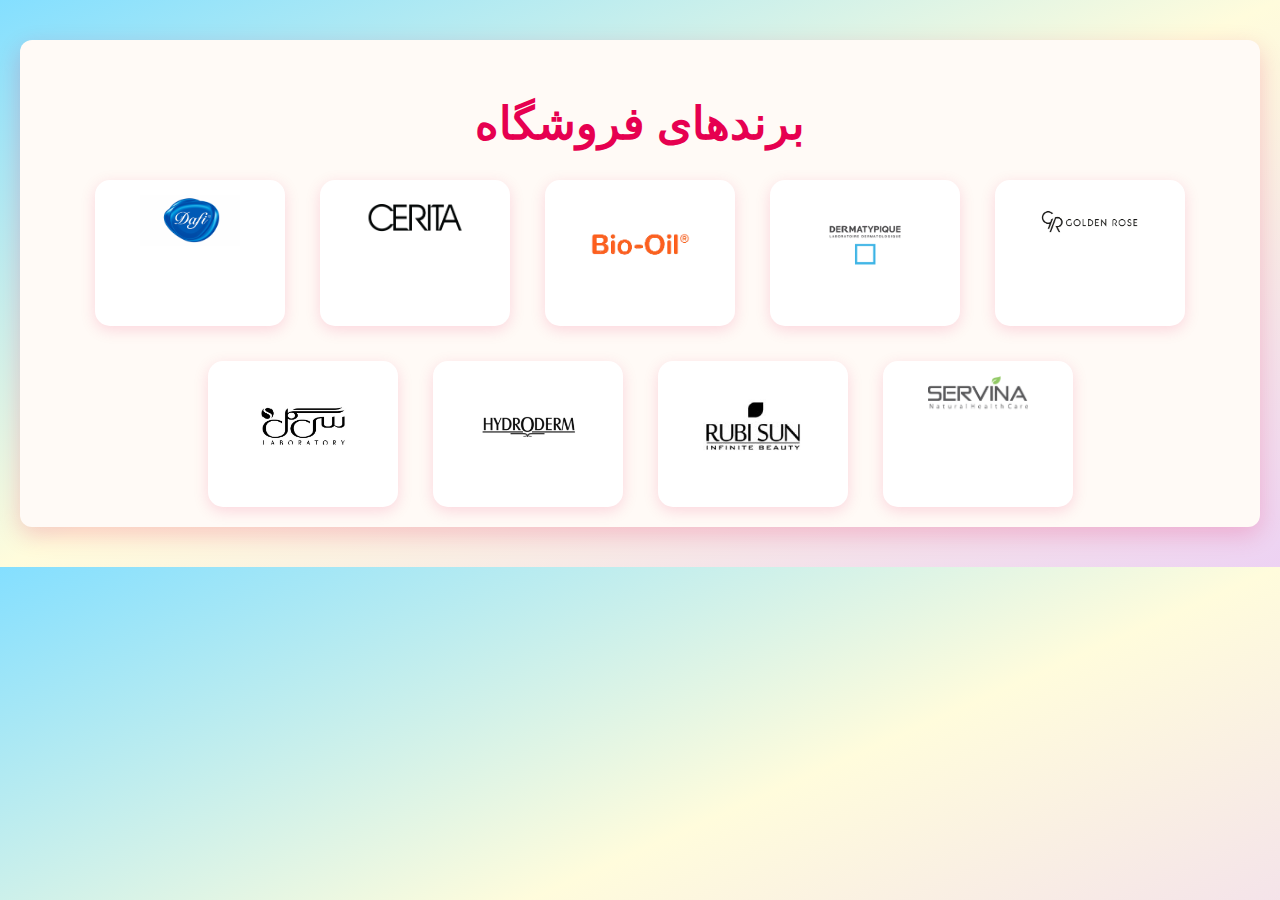
<file: brand.html>
<!DOCTYPE html>
<html lang="fa">
<head>
  <meta charset="UTF-8" />
  <meta name="viewport" content="width=device-width, initial-scale=1.0" />
  <title>برندها</title>
  <link rel="stylesheet" href="brand.css" />
</head>
<body>

  <section class="brands-section">
    <h2>برندهای فروشگاه</h2>
    <div class="brands-container">
      <!-- اینجا اسامی و لوگوها رو بذار -->
      <div class="brand-item">
        <img src="dafi.jpg" alt="برند 1" />
      </div>
      <div class="brand-item">
        <img src="cerita.png" alt="برند 2" />
      </div>
      <div class="brand-item">
        <img src="bio-oil.png" alt="برند 3" />
      </div>
      <div class="brand-item">
        <img src="dermarypique.png" alt="برند 4" />
      </div>
      <div class="brand-item">
        <img src="golden rose.png" alt="برند 5" />
      </div>
      <div class="brand-item">
        <img src="cigol.jpg" alt="برند 6" />
      </div>
      <div class="brand-item">
        <img src="hydroderm.jpg" alt="برند 7" />
      </div>
      <div class="brand-item">
        <img src="rubi sun.jpg" alt="برند 8" />
      </div>
      <div class="brand-item">
        <img src="servina.jpg" alt="برند 9" />
      </div>

    </div>
  </section>

</body>
</html>
</file>
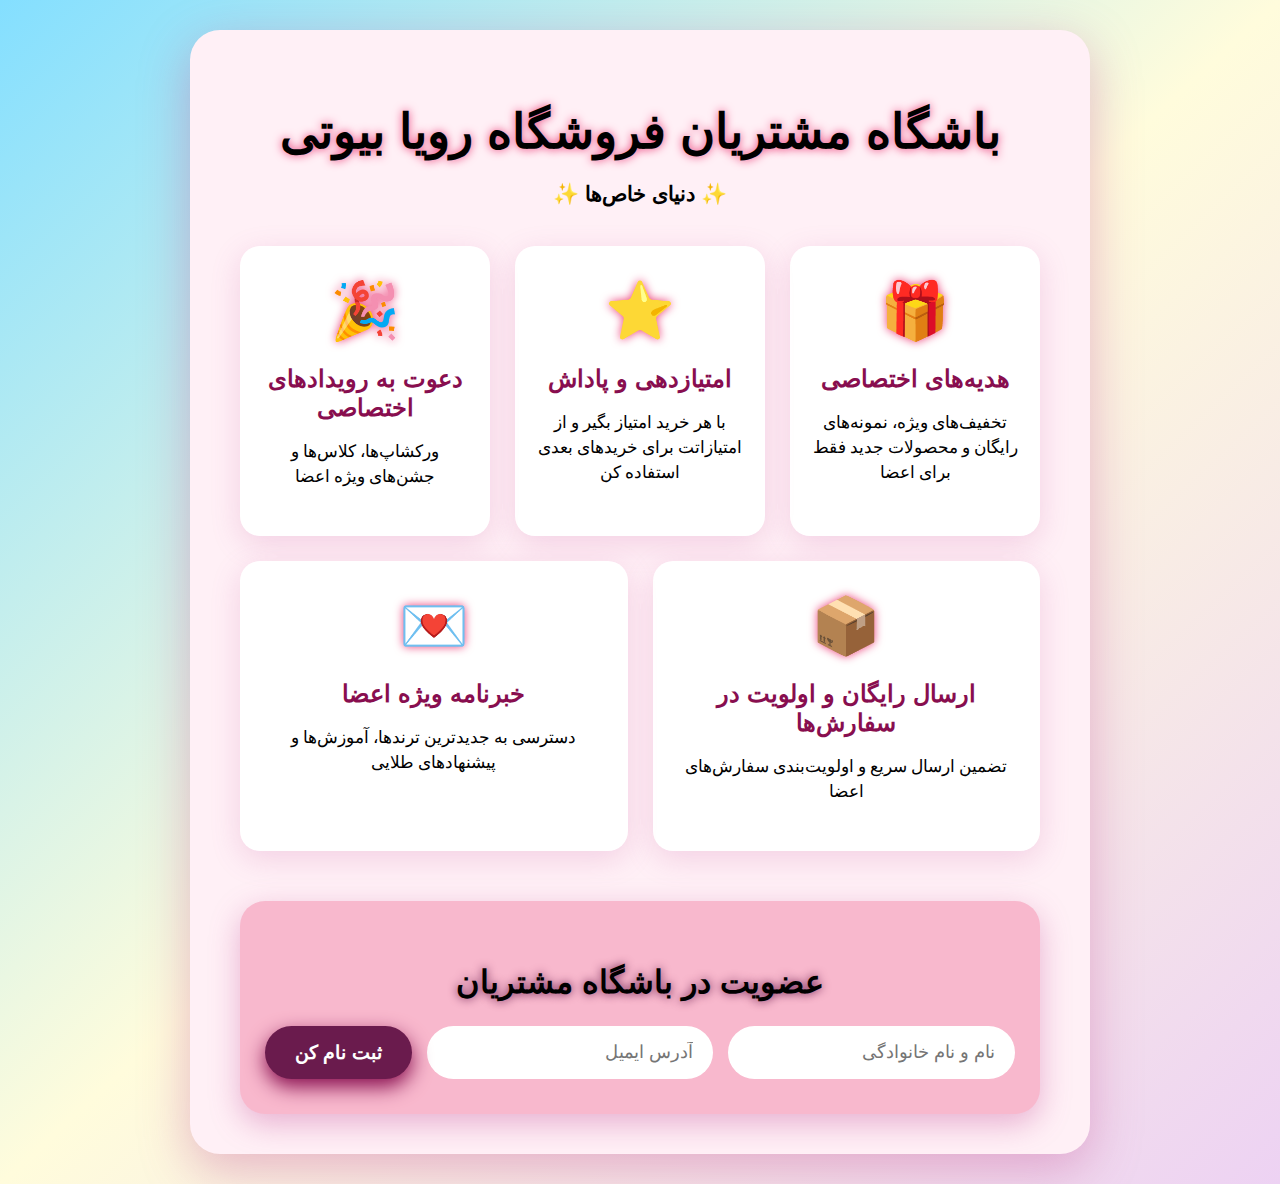
<file: Club.html>
<!DOCTYPE html>
<html lang="fa">
<head>
    <meta charset="UTF-8" />
    <title>باشگاه مشتریان | آرایشگاه من</title>
    <link rel="stylesheet" href="Club.css" />
</head>
<body>
    <div class="container">
        <header>
            <h1>باشگاه مشتریان فروشگاه رویا بیوتی</h1>
            <p>✨ دنیای خاص‌ها ✨</p>
        </header>

        <section class="benefits">
            <div class="card">
                <div class="icon">🎁</div>
                <h2>هدیه‌های اختصاصی</h2>
                <p>تخفیف‌های ویژه، نمونه‌های رایگان و محصولات جدید فقط برای اعضا</p>
            </div>
            <div class="card">
                <div class="icon">⭐️</div>
                <h2>امتیازدهی و پاداش</h2>
                <p>با هر خرید امتیاز بگیر و از امتیازاتت برای خریدهای بعدی استفاده کن</p>
            </div>
            <div class="card">
                <div class="icon">🎉</div>
                <h2>دعوت به رویدادهای اختصاصی</h2>
                <p>ورکشاپ‌ها، کلاس‌ها و جشن‌های ویژه اعضا</p>
            </div>
            <div class="card">
                <div class="icon">📦</div>
                <h2>ارسال رایگان و اولویت در سفارش‌ها</h2>
                <p>تضمین ارسال سریع و اولویت‌بندی سفارش‌های اعضا</p>
            </div>
            <div class="card">
                <div class="icon">💌</div>
                <h2>خبرنامه ویژه اعضا</h2>
                <p>دسترسی به جدیدترین ترندها، آموزش‌ها و پیشنهادهای طلایی</p>
            </div>
        </section>

        <section class="join-section">
            <h2>عضویت در باشگاه مشتریان</h2>
            <form id="joinForm">
                <input type="text" id="name" placeholder="نام و نام خانوادگی" required />
                <input type="email" id="email" placeholder="آدرس ایمیل" required />
                <button type="submit">ثبت نام کن</button>
            </form>
            <p id="successMsg" class="hidden">🎉 تبریک! شما به باشگاه مشتریان ما پیوستید.</p>
        </section>
    </div>

    <script src="Club.js"></script>
</body>
</html>
</file>
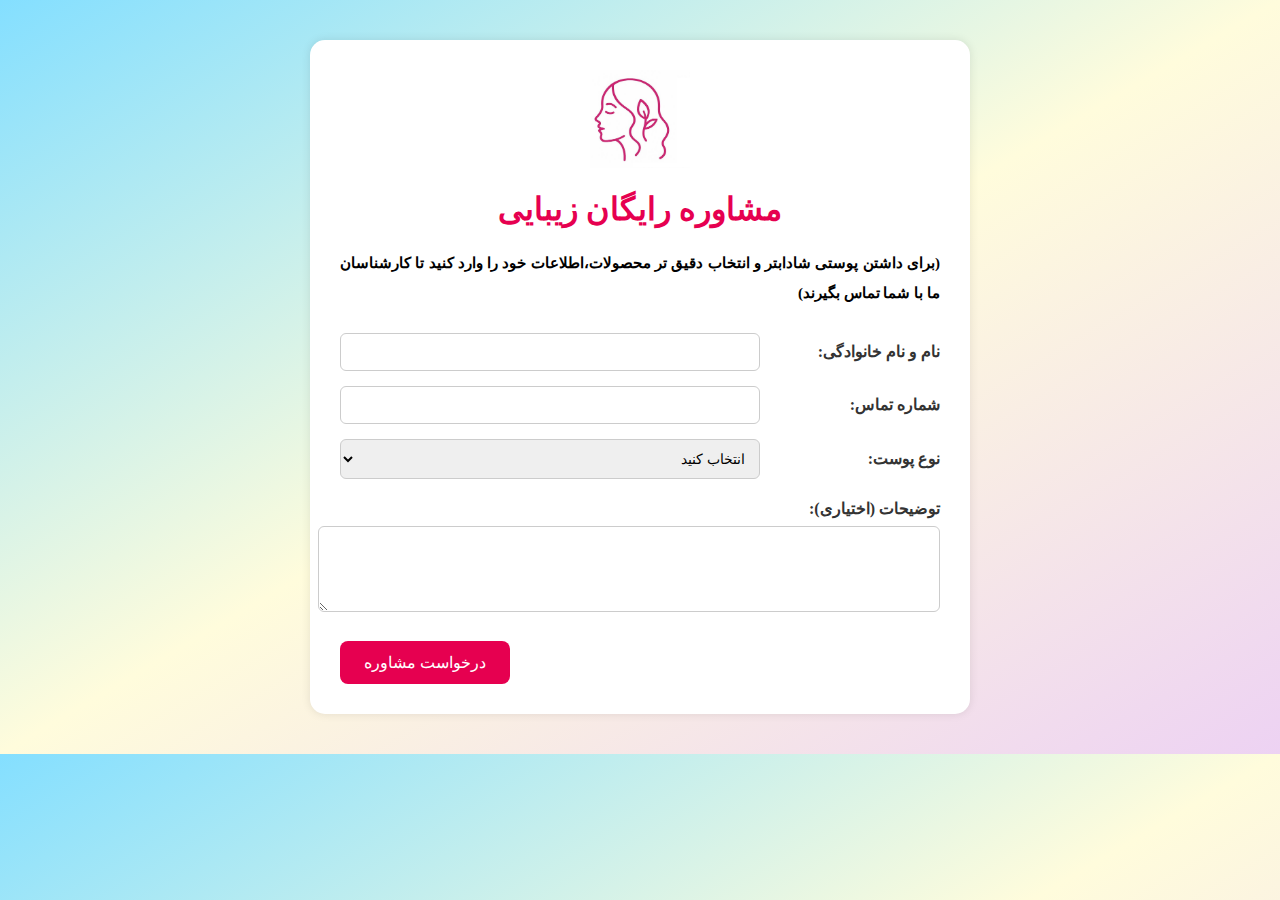
<file: cunsulting.html>
<!DOCTYPE html>
<html lang="fa">
<head>
    <meta charset="UTF-8">
    <title>مشاوره رایگان / ROYA BEAUTY</title>
    <link href="https://cdn.fontcdn.ir/Font/Persian/Vazir/Vazir.css" rel="stylesheet">
    <link rel="stylesheet" href="cunsulting.css">
</head>
<body>
    <div class="consulting-container">
        <img src="photo_2025-07-02_16-56-26.jpg" alt="آیکون مشاوره" class="consulting-icon">
        <h1>مشاوره رایگان زیبایی</h1>
        <p class="intro-text">(برای داشتن پوستی شادابتر و انتخاب دقیق تر محصولات،اطلاعات خود را وارد کنید تا کارشناسان ما با شما تماس بگیرند)
        </p>
        
 <form class="consulting-form">
    <div class="form-row">
<label for="name">نام و نام خانوادگی:</label>
<input type="text"  id="name" name="name" required>
</div>

<div class="form-row">
    <label for="phone">شماره تماس:</label>
    <input type="tel"  id="phone" name="phone" required>
    </div>

<div class="form-row">
    <label for="skin-type">نوع پوست:</label>
      <select id="skin-type" name="skin-type">
        <option value="">انتخاب کنید</option>
        <option value="خشک">خشک</option>
        <option value="چرب">چرب</option>
        <option value="مختلط">مختلط</option>
        <option value="نرمال">نرمال</option>
        <option value="حساس">حساس</option>
      </select>
</div>

<div class="form-row-full">
    <label for="message">توضیحات (اختیاری):</label>
    <textarea name="message" id="message"  rows="4"></textarea>
    </div>

    <button type="submit" class="submit-button">درخواست مشاوره</button>
</form>
    </div>

    <script src="cunsulting.js"></script>
</body>
</html>
</file>
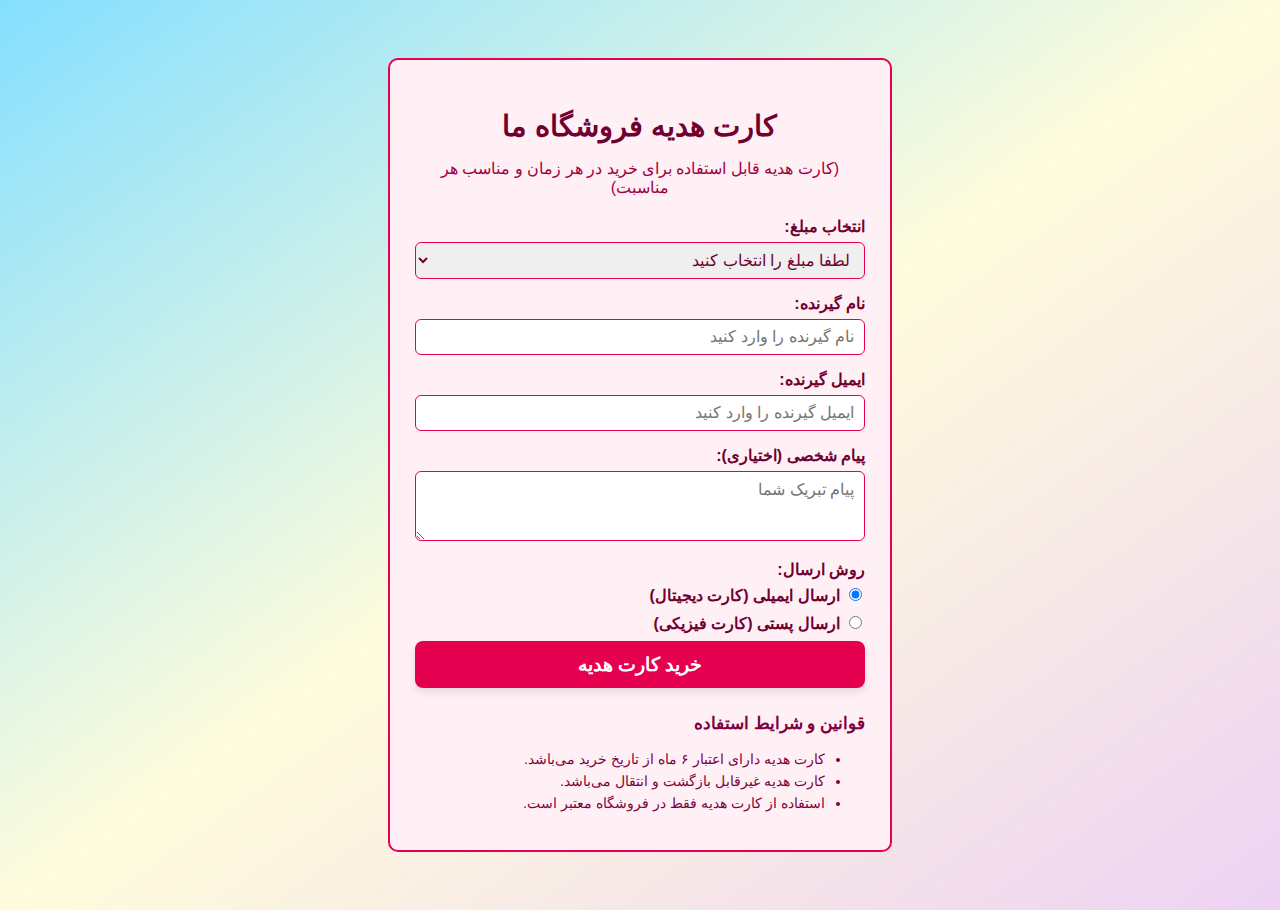
<file: Gift-card.html>
<!DOCTYPE html>
<html lang="fa">
<head>
    <meta charset="UTF-8">
    <title>کارت هدیه</title>
    <link rel="stylesheet" href="Gift-card.css" />
</head>
<body>
    <section class="gift-card">
  <h2>کارت هدیه فروشگاه ما</h2>
  <p>(کارت هدیه قابل استفاده برای خرید در هر زمان و مناسب هر مناسبت)</p>

  <form id="giftCardForm">
    
    <label for="amount">انتخاب مبلغ:</label>
    <select id="amount" name="amount" required>
      <option value="" disabled selected>لطفا مبلغ را انتخاب کنید</option>
      <option value="50000">۵۰,۰۰۰ تومان</option>
      <option value="100000">۱۰۰,۰۰۰ تومان</option>
      <option value="200000">۲۰۰,۰۰۰ تومان</option>
      <option value="custom">مبلغ دلخواه</option>
    </select>

    <input type="number" id="customAmount" name="customAmount" placeholder="مبلغ دلخواه را وارد کنید" min="10000" step="1000" style="display:none;" />


    <label for="recipient-name">نام گیرنده:</label>
    <input type="text" id="recipient-name" name="recipient-name" placeholder="نام گیرنده را وارد کنید" required />


    <label for="recipient-email">ایمیل گیرنده:</label>
    <input type="email" id="recipient-email" name="recipient-email" placeholder="ایمیل گیرنده را وارد کنید" required />


    <label for="message">پیام شخصی (اختیاری):</label>
    <textarea id="message" name="message" placeholder="پیام تبریک شما"></textarea>


    <label>روش ارسال:</label>
    <div class="delivery-methods">
      <label><input type="radio" name="delivery" value="email" checked /> ارسال ایمیلی (کارت دیجیتال)</label>
      <label><input type="radio" name="delivery" value="postal" /> ارسال پستی (کارت فیزیکی)</label>
    </div>

    
    <button type="submit">خرید کارت هدیه</button>
  </form>

  
  <div class="terms">
    <h3>قوانین و شرایط استفاده</h3>
    <ul>
      <li>کارت هدیه دارای اعتبار ۶ ماه از تاریخ خرید می‌باشد.</li>
      <li>کارت هدیه غیرقابل بازگشت و انتقال می‌باشد.</li>
      <li>استفاده از کارت هدیه فقط در فروشگاه معتبر است.</li>
    </ul>
  </div>
</section>

     <script src="Gift-card.js"></script>
</body>
</html>
</file>
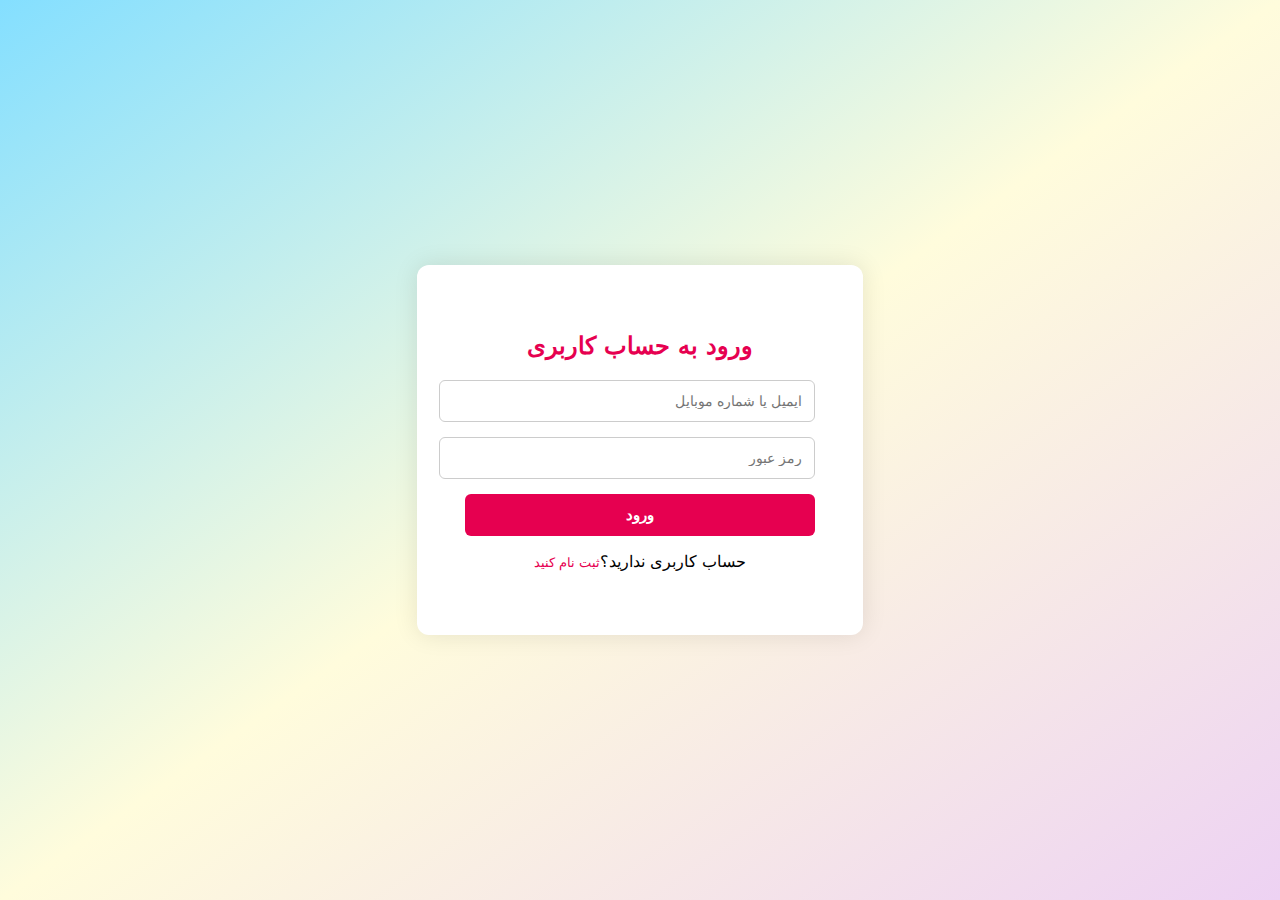
<file: login.html>
<!DOCTYPE html>
<html lang="fa">
<head>
    <meta charset="UTF-8">
    <title>ورود به رویا بیوتی</title>
    <link rel="stylesheet" href="auth-link.css">
</head>
<body class="auth-body">
    <div class="auth-box">
        <h2>ورود به حساب کاربری</h2>
        <form>
            <input type="text" placeholder="ایمیل یا شماره موبایل" required>
            <input type="password" placeholder="رمز عبور" required>
            <button type="submit">ورود</button>
        </form>
        <p>حساب کاربری ندارید؟<a href="register.html">ثبت نام کنید</a></p>
    </div>
    
</body>
</html>
</file>
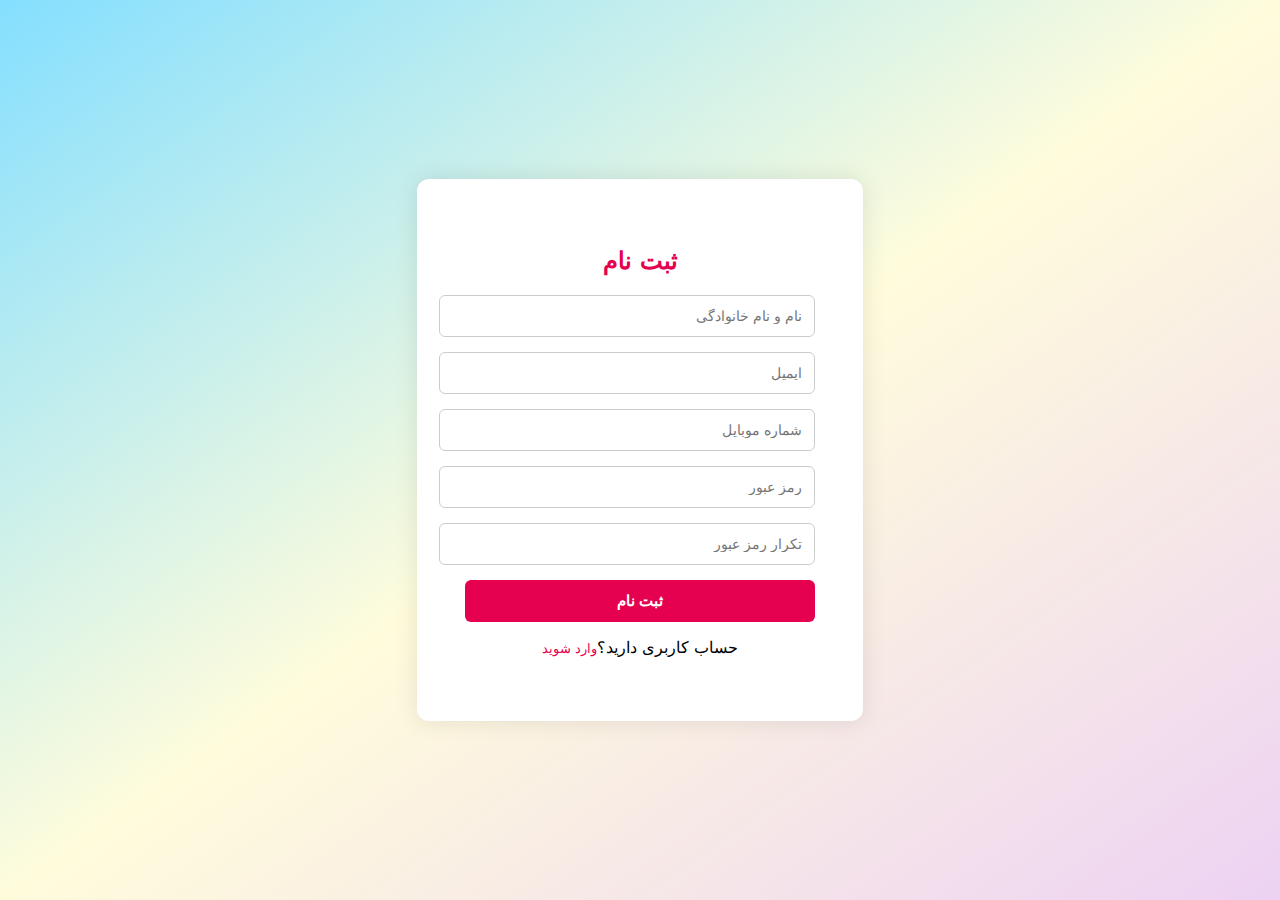
<file: register.html>
<!DOCTYPE html>
<html lang="fa">
<head>
    <meta charset="UTF-8">
    <title>ثبت نام در رویا بیوتی</title>
    <link rel="stylesheet" href="auth-link.css">
</head>
<body class="auth-body">
    <div class="auth-box">
        <h2>ثبت نام</h2>
        <form>
            <input type="text" placeholder="نام و نام خانوادگی" required>
            <input type="email" placeholder="ایمیل" required>
            <input type="text" placeholder="شماره موبایل" required>
            <input type="password" placeholder="رمز عبور" required>
            <input type="password" placeholder="تکرار رمز عبور" required>
            <button type="submit">ثبت نام</button>
    </form>
    <p>حساب کاربری دارید؟<a href="login.html">وارد شوید</a></p>
</body>
</html>
</file>
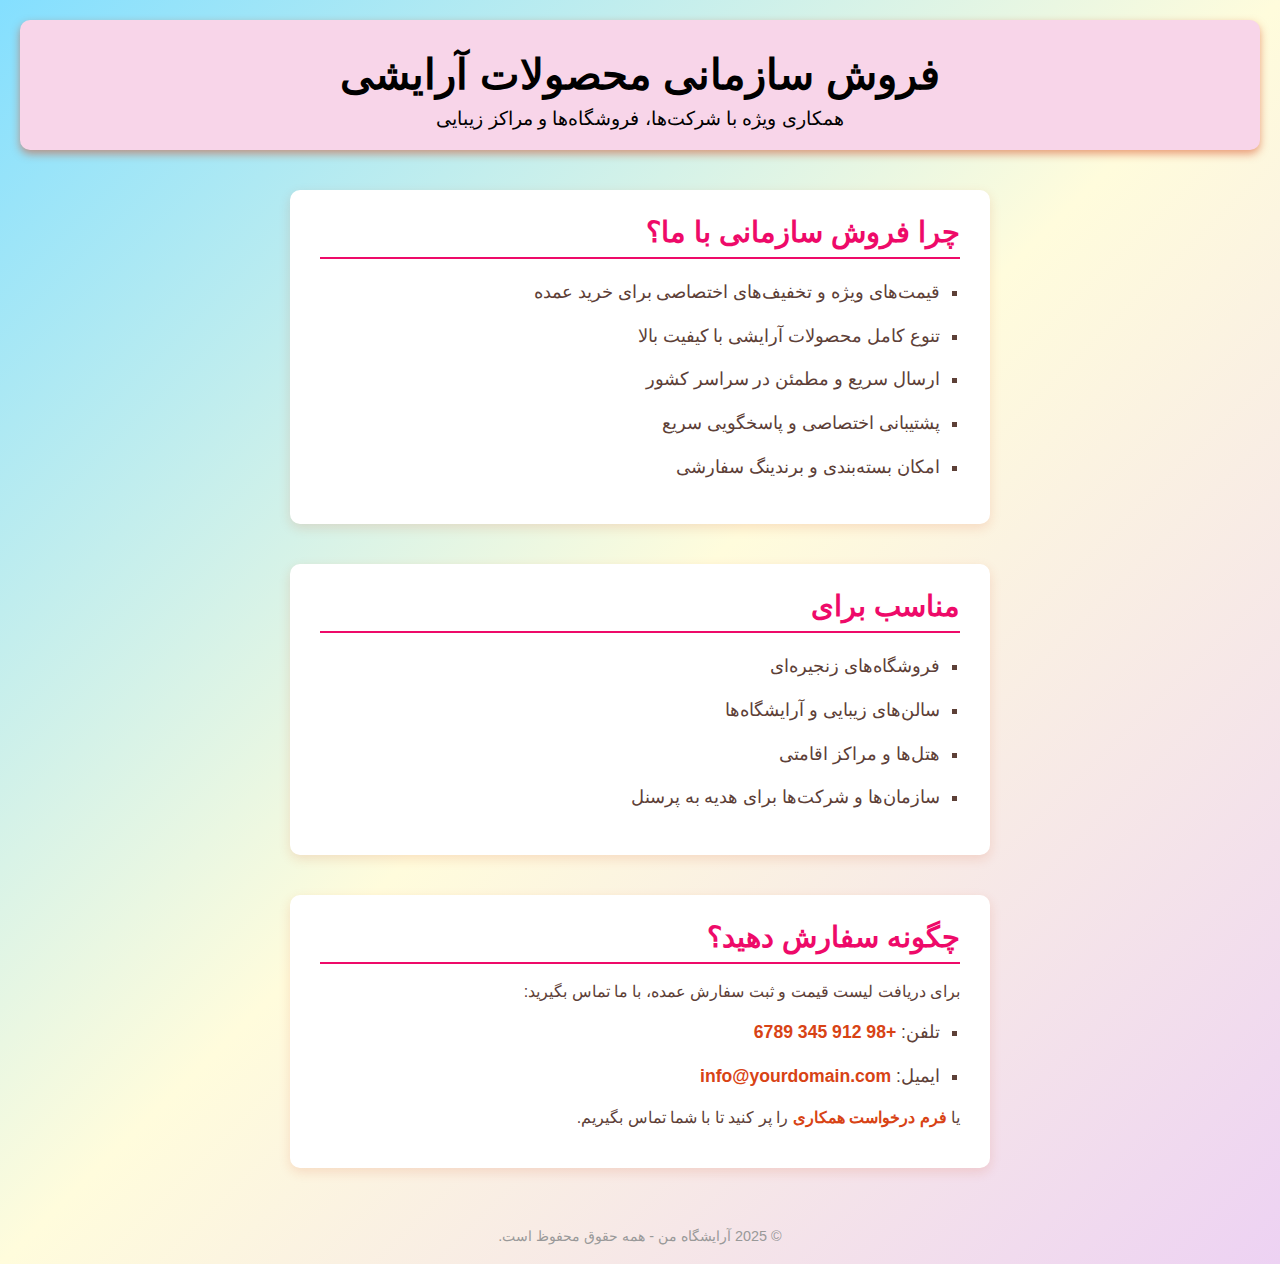
<file: Sales.html>
<!DOCTYPE html>
<html lang="fa">
<head>
    <meta charset="UTF-8" />
    <meta name="viewport" content="width=device-width, initial-scale=1" />
    <title>فروش سازمانی - آرایشگاه من</title>
    <link rel="stylesheet" href="Sales.css" />
</head>
<body>
    <header>
        <h1>فروش سازمانی محصولات آرایشی</h1>
        <p>همکاری ویژه با شرکت‌ها، فروشگاه‌ها و مراکز زیبایی</p>
    </header>

    <main>
        <section class="benefits">
            <h2>چرا فروش سازمانی با ما؟</h2>
            <ul>
                <li>قیمت‌های ویژه و تخفیف‌های اختصاصی برای خرید عمده</li>
                <li>تنوع کامل محصولات آرایشی با کیفیت بالا</li>
                <li>ارسال سریع و مطمئن در سراسر کشور</li>
                <li>پشتیبانی اختصاصی و پاسخگویی سریع</li>
                <li>امکان بسته‌بندی و برندینگ سفارشی</li>
            </ul>
        </section>

        <section class="target-audience">
            <h2>مناسب برای</h2>
            <ul>
                <li>فروشگاه‌های زنجیره‌ای</li>
                <li>سالن‌های زیبایی و آرایشگاه‌ها</li>
                <li>هتل‌ها و مراکز اقامتی</li>
                <li>سازمان‌ها و شرکت‌ها برای هدیه به پرسنل</li>
            </ul>
        </section>

        <section class="contact-us">
            <h2>چگونه سفارش دهید؟</h2>
            <p>برای دریافت لیست قیمت و ثبت سفارش عمده، با ما تماس بگیرید:</p>
            <ul>
                <li>تلفن: <a href="tel:+989123456789">+98 912 345 6789</a></li>
                <li>ایمیل: <a href="mailto:info@yourdomain.com">info@yourdomain.com</a></li>
            </ul>
            <p>یا <a href="contact.html">فرم درخواست همکاری</a> را پر کنید تا با شما تماس بگیریم.</p>
        </section>
    </main>

    <footer>
        &copy; 2025 آرایشگاه من - همه حقوق محفوظ است.
    </footer>
</body>
</html>
</file>
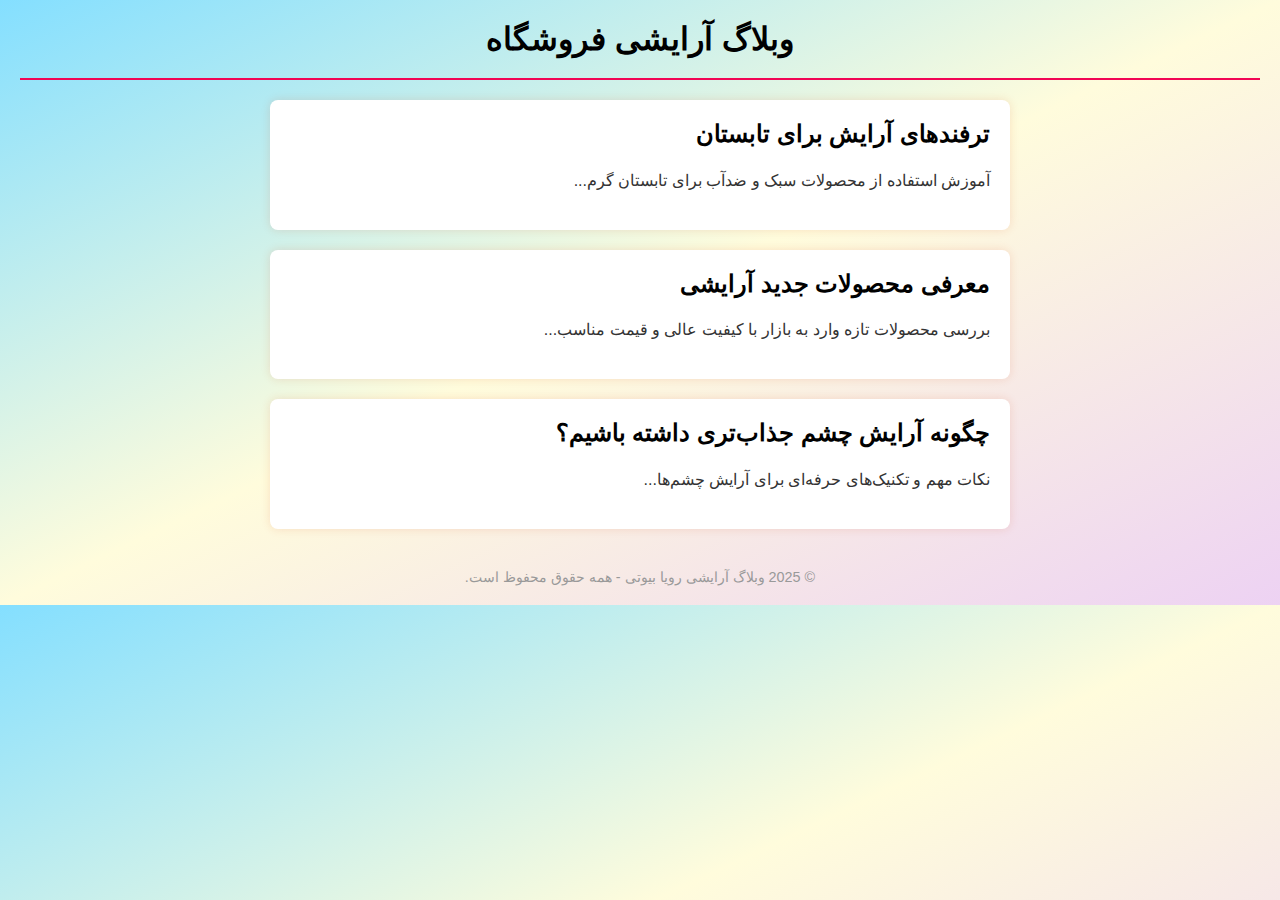
<file: veblog.html>
<!DOCTYPE html>
<html lang="fa">
<head>
    <meta charset="UTF-8">
    <title>وبلاگ</title>
    <link rel="stylesheet" href="veblog.css">
</head>
<body>
       <header>
        <h1>وبلاگ آرایشی فروشگاه</h1>
    </header>

    <main>
        <section class="blog-post animate-on-scroll">
            <h2>ترفندهای آرایش برای تابستان</h2>
            <p>آموزش استفاده از محصولات سبک و ضدآب برای تابستان گرم...</p>
        </section>

        <section class="blog-post animate-on-scroll">
            <h2>معرفی محصولات جدید آرایشی</h2>
            <p>بررسی محصولات تازه وارد به بازار با کیفیت عالی و قیمت مناسب...</p>
        </section>

        <section class="blog-post animate-on-scroll">
            <h2>چگونه آرایش چشم جذاب‌تری داشته باشیم؟</h2>
            <p>نکات مهم و تکنیک‌های حرفه‌ای برای آرایش چشم‌ها...</p>
        </section>
    </main>

    <footer>
        &copy; 2025 وبلاگ آرایشی رویا بیوتی  - همه حقوق محفوظ است.
    </footer>

     <script src="veblog.js"></script>
</body>
</html>
</file>
<file: brand.css>
body {
   background: linear-gradient(to top left, #edd2f3, #fffcdc, #84dfff);
}

/* استایل کل بخش برندها */
.brands-section {
    font-family: 'vazir' tahoma, sans-serif;
  max-width: 1200px;
  margin: 40px auto;
  padding: 20px;
  background:  #fffaf6;
  border-radius: 12px;
  box-shadow: 0 8px 24px rgba(230, 0, 80, 0.2);
  font-family: 'Vazir', Tahoma, sans-serif;
  text-align: center;
}

.brands-section h2 {
  font-size: 2.8rem;
  color: #e60050;
  margin-bottom: 30px;
  letter-spacing: 1.2px;
  font-weight: 900;
}

.brands-container {
  display: flex;
  justify-content: center;
  gap: 35px;
  flex-wrap: wrap;
}

.brand-item {
  background: #ffffff;
  border-radius: 15px;
  box-shadow: 0 4px 15px rgba(230, 0, 80, 0.15);
  padding: 15px 20px;
  width: 150px;
  transition: transform 0.3s ease, box-shadow 0.3s ease;
  cursor: pointer;
}

.brand-item img {
  width: 100px;
  height: auto;
  margin-bottom: 12px;
  transition: transform 0.3s ease;
}

/* اینجا اسم برند خوش‌خط و با رنگ #e60050 */
.brand-item p {
  font-family: 'Vazir', Tahoma, sans-serif;
  color: #e60050;
  font-weight: 700;
  font-size: 1.2rem;
  letter-spacing: 1.3px;
  text-shadow: 0 1px 2px rgba(230, 0, 80, 0.5);
  margin: 0;
  user-select: none;
}

/* افکت هاور جذاب */
.brand-item:hover {
  transform: translateY(-10px) scale(1.05);
  box-shadow: 0 12px 30px rgba(230, 0, 80, 0.4);
}

.brand-item:hover img {
  transform: rotate(-5deg) scale(1.1);
}
</file>
<file: Club.css>
@import url('https://fonts.googleapis.com/css2?family=Montserrat:wght@400;700&display=swap');

* {
    box-sizing: border-box;
}

body {
    margin: 0;
    font-family: 'Montserrat', sans-serif;
    background: linear-gradient(to top left, #edd2f3, #fffcdc, #84dfff);
    color: #3e2c41;
    direction: rtl;
    min-height: 100vh;
    display: flex;
    justify-content: center;
    align-items: center;
    padding: 30px;
}

.container {
    max-width: 900px;
    background: #fff0f6;
    border-radius: 30px;
    box-shadow: 0 15px 50px rgba(197, 82, 155, 0.4);
    padding: 40px 50px;
    text-align: center;
    position: relative;
    overflow: hidden;
}

header h1 {
    font-size: 3rem;
    font-weight: 900;
    letter-spacing: 4px;
    margin-bottom: 5px;
    color: #000000;
    text-shadow: 0 0 10px #ec407a;
}

header p {
    font-size: 1.3rem;
    font-weight: 600;
    color: #000000;
    margin-bottom: 40px;
}

.benefits {
    display: flex;
    gap: 25px;
    flex-wrap: wrap;
    justify-content: center;
    margin-bottom: 50px;
}

.card {
    background: #fff;
    flex: 1 1 250px;
    border-radius: 20px;
    padding: 30px 20px;
    box-shadow: 0 8px 30px rgba(197, 82, 155, 0.2);
    transition: transform 0.35s ease, box-shadow 0.35s ease;
    cursor: pointer;
    position: relative;
    overflow: hidden;
}

.card:hover {
    transform: translateY(-15px) rotate(-2deg);
    box-shadow: 0 20px 45px rgba(197, 82, 155, 0.5);
}

.icon {
    font-size: 3.5rem;
    margin-bottom: 20px;
    color: #ad1457;
    filter: drop-shadow(0 0 5px #ec407a);
}

.card h2 {
    margin: 0 0 15px;
    font-weight: 700;
    font-size: 1.5rem;
    color: #880e4f;
}

.card p {
    font-size: 1.05rem;
    color: #000000;
    line-height: 1.5;
}

.join-section {
    background: #f8b8cd;
    border-radius: 25px;
    padding: 35px 25px;
    box-shadow: 0 10px 30px rgba(197, 82, 155, 0.4);
}

.join-section h2 {
    color: rgb(0, 0, 0);
    font-size: 2rem;
    margin-bottom: 25px;
    font-weight: 700;
    text-shadow: 0 0 10px #6a1b4d;
}

form {
    display: flex;
    gap: 15px;
    flex-wrap: wrap;
    justify-content: center;
}

form input {
    flex: 1 1 200px;
    padding: 15px 20px;
    border-radius: 40px;
    border: none;
    font-size: 1.1rem;
    outline: none;
    transition: box-shadow 0.3s ease;
}

form input:focus {
    box-shadow: 0 0 15px #ad1457;
}

form button {
    background: #6a1b4d;
    border: none;
    border-radius: 40px;
    color: white;
    font-weight: 700;
    font-size: 1.2rem;
    padding: 15px 30px;
    cursor: pointer;
    box-shadow: 0 8px 20px #880e4f;
    transition: background 0.3s ease, transform 0.2s ease;
}

form button:hover {
    background: #880e4f;
    transform: scale(1.05);
}

.hidden {
    display: none;
    margin-top: 20px;
    color: #4caf50;
    font-weight: 700;
    font-size: 1.2rem;
    text-shadow: 0 0 10px #43a047;
}

/* ریسپانسیو */
@media (max-width: 720px) {
    .benefits {
        flex-direction: column;
        gap: 20px;
    }
}
</file>
<file: cunsulting.css>
body {
  direction: rtl;
  font-family: 'sans-serif';
  background: linear-gradient(to top left, #edd2f3, #fffcdc, #84dfff);
  margin: 0;
  padding: 0;
}
.intro-text {
@font-face 
  font-family: 'MyFontName';
  src: url('fonts/Vazirmatn-Thin.woff2') format('woff');
  font-size: 15px;
  line-height: 2;
  white-space: normal;
  text-align: justify;
  margin: 0 0 20px 0;
  margin-bottom: 25px;
  font-weight: 600;
}

.consulting-container {
  max-width: 600px;
  margin: 40px auto;
  background-color: #ffffff;
  padding: 30px;
  border-radius: 15px;
  box-shadow: 0 0 10px rgba(0,0,0,0.1);
}

.consulting-container h1 {
  text-align: center;
  color: #e60050;
  margin-bottom: 20px;
}

.consulting-icon {
  display: block;
  margin: 0 auto 20px;
  width: 100px;
}

/* استایل ردیف‌های لیبل و اینپوت */
.form-row {
  display: flex;
  align-items: center;
  justify-content: space-between;
  margin-bottom: 15px;
}

.form-row label {
  flex: 0 0 30%;
  font-weight: bold;
  color: #333;
}

.form-row input,
.form-row select {
  flex: 1;
  padding: 10px;
  border-radius: 6px;
  border: 1px solid #ccc;
  font-size: 14px;
}

/* توضیحات — تمام عرض */
.form-row-full {
  margin-top: 20px;
}

.form-row-full label {
  display: block;
  font-weight: bold;
  margin-bottom: 8px;
  color: #333;
}

.form-row-full textarea {
  width: 100%;
  padding: 10px;
  border-radius: 6px;
  border: 1px solid #ccc;
  font-size: 14px;
}

/* دکمه سمت چپ پایین */
.submit-button {
  background-color: #e60050;
  color: white;
  padding: 12px 24px;
  font-size: 16px;
  border: none;
  border-radius: 8px;
  margin-top: 25px;
  display: block;
  margin-right: auto;
  transition: 0.3s;
  cursor: pointer;
}

.submit-button:hover {
  background-color: #c50045;
}
</file>
<file: Gift-card.css>
body {
  direction: rtl;
  text-align: right;
  background: linear-gradient(to top left, #edd2f3, #fffcdc, #84dfff);
  padding: 20px;
  border-radius: 15px;;
}
.gift-card {
  max-width: 450px;
  margin: 30px auto;
  padding: 25px;
  border: 2px solid #e60050;
  border-radius: 10px;
  font-family: 'Vazirmatn', Tahoma, sans-serif;
  background: #fff0f5;
  color: #700030;
}

.gift-card h2 {
  text-align: center;
  margin-bottom: 15px;
  font-weight: 900;
  font-size: 1.8rem;
}

.gift-card p {
  text-align: center;
  margin-bottom: 20px;
  font-size: 1rem;
  color: #a0003f;
}

.gift-card label {
  display: block;
  margin-bottom: 6px;
  font-weight: 700;
}

.gift-card select,
.gift-card input[type="text"],
.gift-card input[type="email"],
.gift-card input[type="number"],
.gift-card textarea {
  width: 100%;
  max-width: 100%;
  padding: 8px 10px;
  margin-bottom: 15px;
  border: 1.8px solid #e60050;
  border-radius: 6px;
  font-size: 1rem;
  font-family: inherit;
  color: #700030;
  box-sizing: border-box;
}

.gift-card textarea {
  resize: vertical;
  min-height: 70px;
}

.delivery-methods label {
  display: block;
  margin-bottom: 8px;
  font-weight: 600;
  cursor: pointer;
}

.gift-card button {
  width: 100%;
  padding: 12px 0;
  background-color: #e60050;
  color: white;
  font-size: 1.2rem;
  font-weight: 900;
  border: none;
  border-radius: 8px;
  cursor: pointer;
  transition: all 0.3s ease;
  box-shadow: 0 4px 8px rgba(0, 0, 0, 0.1);
}

.gift-card button:hover {
  background-color: #c70045;
  transform: scale(1.05);
  box-shadow: 0 6px 16px rgba(0, 0, 0, 0.2);
}

.terms {
  margin-top: 25px;
  font-size: 0.9rem;
  color: #800040;
}

.terms ul {
  padding-left: 18px;
}

.terms li {
  margin-bottom: 6px;
}
</file>
<file: auth-link.css>
@font-face {
    font-family: 'MyFontName';
    src: url('fonts/VELISTA.woff') format('woff');
}

.auth-body {
    background: linear-gradient(to top left, #edd2f3, #fffcdc, #84dfff);
    font-family: 'MyFontName', sans-serif;
    display: flex;
    justify-content: center;
    align-items: center;
    height: 100vh;
    direction: rtl;
    margin: 0;
}

.auth-box {
    background-color: white;
    padding: 48px;
    border-radius: 12px;
    box-shadow: 0 0 25px rgb(0,0,0,0.1);
    width: 350px;
    text-align: center;
}

.auth-box h2 {
    color: #e60050;
    margin-bottom: 20px;
}

.auth-box input {
    width: 100%;
    padding: 12px;
    margin-bottom: 15px;
    border: 1px solid #ccc;
    border-radius: 6px;
    font-size: 14px;
}

.auth-box button {
    background-color: #e60050;
    color: white;
    border: none;
    padding: 12px;
    width: 100%;
    border-radius: 6px;
    font-size: 15px;
    cursor: pointer;
    font-weight: bold;
}

.auth-box a {
    color: #e60050;
    text-decoration: none;
    font-size: 13px;
}
</file>
<file: Sales.css>
body {
    font-family: 'Tahoma', sans-serif;
    background: linear-gradient(to top left, #edd2f3, #fffcdc, #84dfff);
    color: #5d4037;
    direction: rtl;
    margin: 0;
    padding: 20px;
}

header {
    text-align: center;
    padding: 30px 20px 20px;
    background: #f8d5e9;
    color: rgb(0, 0, 0);
    box-shadow: 0 4px 8px rgba(216, 67, 21, 0.5);
    border-radius: 10px;
    margin-bottom: 40px;
}

header h1 {
    margin: 0;
    font-size: 2.6rem;
    font-weight: bold;
}

header p {
    margin: 8px 0 0;
    font-size: 1.2rem;
    font-weight: 500;
}

main {
    max-width: 700px;
    margin: 0 auto;
}

section {
    margin-bottom: 40px;
    background: white;
    border-radius: 10px;
    padding: 25px 30px;
    box-shadow: 0 4px 12px rgba(216, 67, 21, 0.15);
}

h2 {
    color: #ee0a69;
    margin-top: 0;
    font-size: 1.8rem;
    border-bottom: 2px solid #ee0a69;
    padding-bottom: 8px;
    margin-bottom: 18px;
}

ul {
    list-style-type: square;
    padding-right: 20px;
    line-height: 1.8;
}

ul li {
    margin-bottom: 12px;
    font-size: 1.1rem;
}

a {
    color: #d84315;
    text-decoration: none;
    font-weight: bold;
}

a:hover {
    text-decoration: underline;
}

footer {
    text-align: center;
    margin-top: 60px;
    color: #999;
    font-size: 0.9rem;
}
</file>
<file: veblog.css>
body {
    font-family: 'Tahoma', sans-serif;
    background: linear-gradient(to top left, #edd2f3, #fffcdc, #84dfff);
    color: #333;
    margin: 0;
    padding: 20px;
    direction: rtl;
}
header {
    text-align: center;
    padding-bottom: 20px;
    border-bottom: 2px solid #f10554;
}
header h1 {
    margin: 0;
    color: #000000;
}
.blog-post {
    background: #fff;
    box-shadow: 0 0 10px rgba(216, 67, 21, 0.15);
    border-radius: 8px;
    margin: 20px auto;
    max-width: 700px;
    padding: 20px;
    transition: box-shadow 0.3s ease;
}
.blog-post:hover {
    box-shadow: 0 0 15px rgba(216, 67, 21, 0.4);
}
.blog-post h2 {
    margin-top: 0;
    color: #000000;
}
.blog-post p {
    line-height: 1.6;
}
footer {
    text-align: center;
    margin-top: 40px;
    color: #999;
    font-size: 0.9em;
}
</file>
